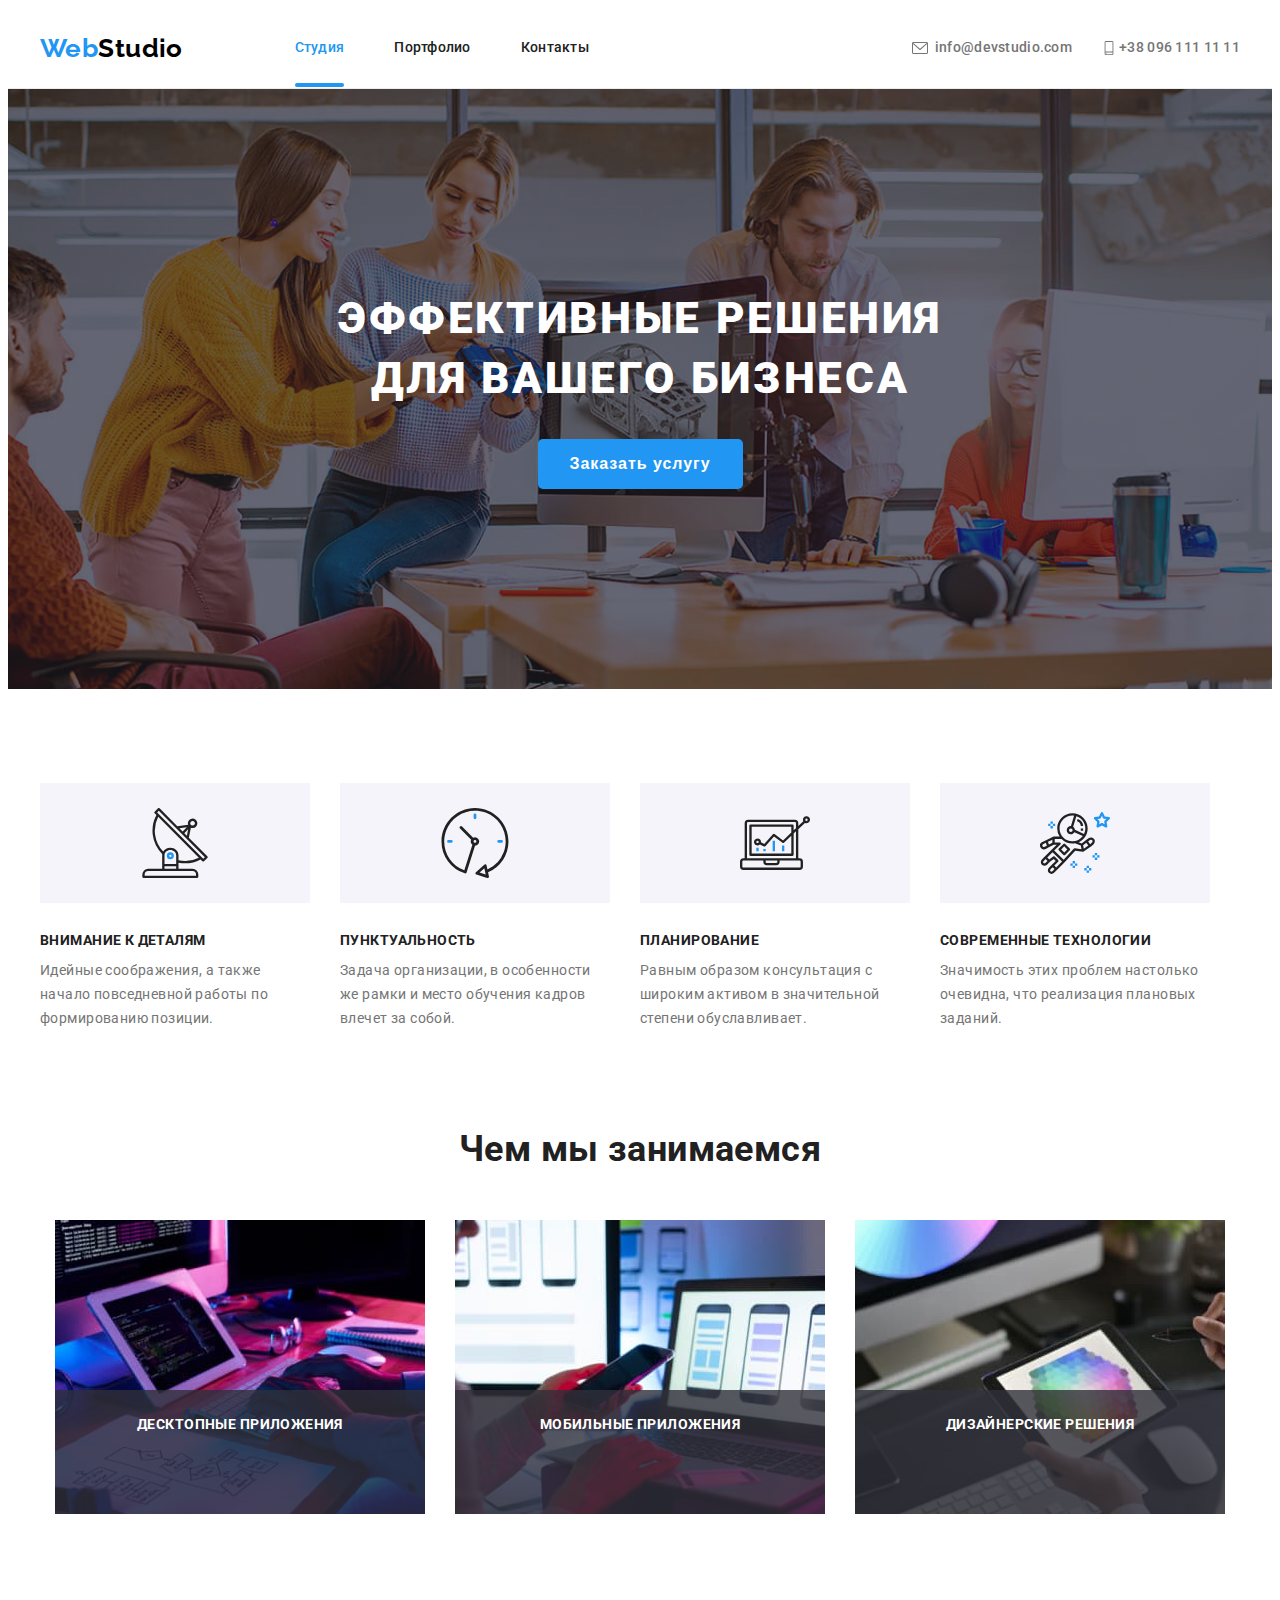
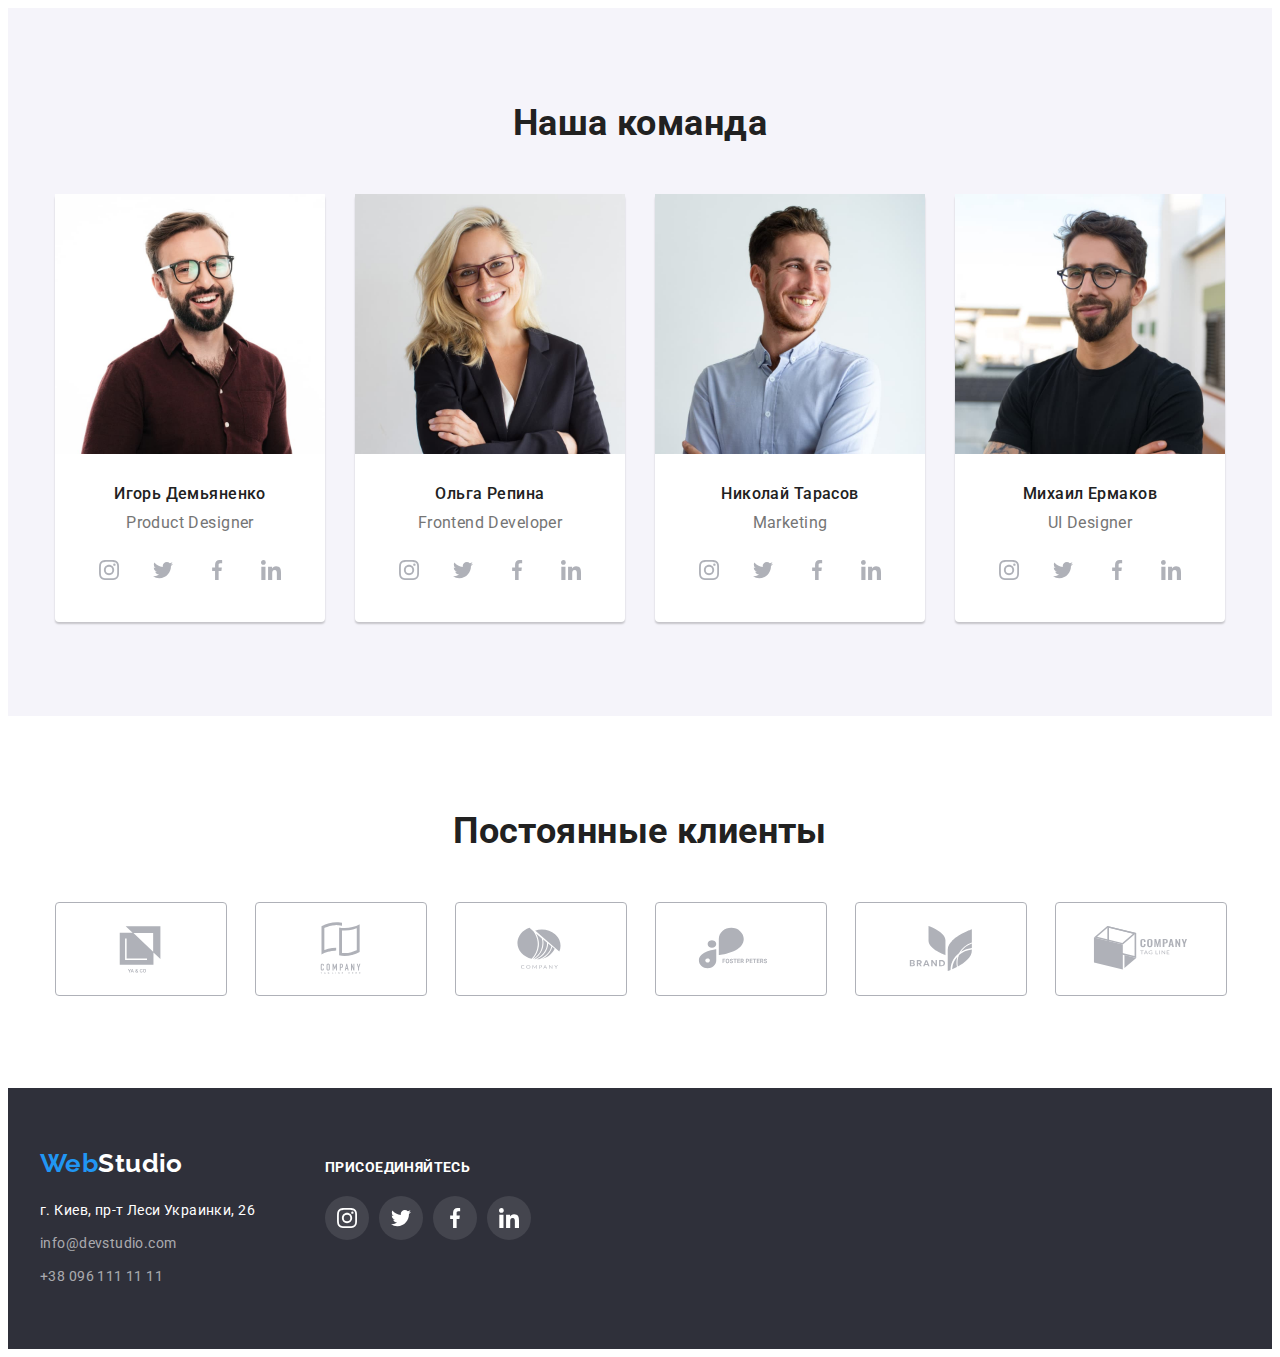
<file: index.html>
<!DOCTYPE html>
<html lang="ru">
    <head>
        <title>Главная</title>
        <meta charset="UTF-8">
        <meta http-equiv="X-UA-Compatible" content="IE=edge">
        <meta name="viewport" content="width=device-width, initial-scale=1.0">

        <link rel="stylesheet" href="https://cdnjs.cloudflare.com/ajax/libs/modern-normalize/1.1.0/modern-normalize.min.css" integrity="sha512-wpPYUAdjBVSE4KJnH1VR1HeZfpl1ub8YT/NKx4PuQ5NmX2tKuGu6U/JRp5y+Y8XG2tV+wKQpNHVUX03MfMFn9Q==" crossorigin="anonymous" referrerpolicy="no-referrer" />
        <link rel="preconnect" href="https://fonts.googleapis.com">
        <link rel="preconnect" href="https://fonts.gstatic.com" crossorigin>
        <link href="https://fonts.googleapis.com/css2?family=Raleway:wght@700&family=Roboto:wght@400;500;700;900&display=swap" rel="stylesheet">
        <link rel="stylesheet" href="./css/styles.css">
    </head>
    <body>
        <header class="head">
            <div class="container section" >            
                <nav><a href="./index.html" target="_blank" title="Студия WebStudio" class="head-title"><span class="part-title">Web</span>Studio</a></nav>
                <ul class="head-links-list navigation">
                    <li class="head-links current"><a href="./index.html" class="head-link"> Студия </a></li>
                    <li class="head-links"><a href="./portfolio.html" class="head-link"> Портфолио </a></li>
                    <li class="head-links"><a href="/contacts" class="head-link"> Контакты </a></li>
                </ul>
                <ul class="head-links-list outside">
                    <li class="head-links">                                                  
                        <a href="mailto:info@devstudio.com" class="contact-link"> 
                            <svg class="element email" width="16" height="16"> 
                                <use href="./img/icons.svg#email"></use>
                            </svg>
                            &nbsp;&nbsp;info@devstudio.com 
                        </a>
                    </li>
                    <li class="head-links">                        
                        <a href="tel:+380961111111" class="contact-link"> 
                            <svg class="element smartphone " width="14" height="20"> 
                                <use href="./img/icons.svg#smartphone"></use>
                            </svg>
                            &nbsp;+38 096 111 11 11 
                        </a>
                    </li>
                </ul>
            </div>
        </header>
        <main>
            <section class="hero section">
                <div class="container">
                    <h1 class="hero-title title"> Эффективные решения для вашего бизнеса </h1>
                    <button type="button" class="hero-button" data-modal-open> Заказать услугу </button>
                </div>                
            </section>
            <section class="strengths section">
                <div class="container">
                    <h2 class="visually-hidden title"> Наши преимущества</h2>
                <ul class="strengths-list">
                    <li class="strengths-element">
                        <div class="graphic">
                            <svg class="figure" width="70" height="70">
                                <use href="./img/icons.svg#antenna"></use>
                            </svg>
                        </div>
                        <div class="information">
                            <h3 class="strengths-title title">Внимание к деталям</h3>
                            <p class="strengths-text">Идейные соображения, а также начало повседневной работы по формированию позиции.</p>
                        </div>                        
                    </li>
                    <li class="strengths-element">
                        <div class="graphic">
                            <svg class="figure" width="70" height="70">
                                <use href="./img/icons.svg#clock"></use>
                            </svg>
                        </div>
                        <div class="information">
                            <h3 class="strengths-title title">Пунктуальность</h3>
                            <p class="strengths-text">Задача организации, в особенности же рамки и место обучения кадров влечет за собой.</p>
                        </div>
                    </li>
                    <li class="strengths-element">
                        <div class="graphic">
                            <svg class="figure" width="70" height="70">
                                <use href="./img/icons.svg#diagram"></use>
                            </svg>
                        </div>
                        <div class="information">
                            <h3 class="strengths-title title">Планирование</h3>
                            <p class="strengths-text">Равным образом консультация с широким активом в значительной степени обуславливает.</p>                            
                        </div>                        
                    </li>
                    <li class="strengths-element">
                        <div class="graphic">
                            <svg class="figure" width="70" height="70">
                                <use href="./img/icons.svg#astronaut"></use>
                            </svg>
                        </div>
                        <div class="information">
                            <h3 class="strengths-title title">Современные технологии</h3>
                            <p class="strengths-text">Значимость этих проблем настолько очевидна, что реализация плановых заданий.</p>
                                                    
                        </div>
                    </li>
                </ul>
                </div>               
            </section>
            <section class="speciality section">
                <div class="container">
                    <h2 class="speciality-title title">Чем мы занимаемся</h2>
                <ul class="speciality-list">
                    <li class="speciality-element"> 
                        <img class="speciality-picture" src="./img/box1.jpg" alt="box1" width="370" height="294"> 
                        <p class="speciality-description">Десктопные приложения</p>
                    </li>
                    <li class="speciality-element"> 
                        <img class="speciality-picture" src="./img/box2.jpg" alt="box2" width="370" height="294"> 
                        <p class="speciality-description">Мобильные приложения</p>
                        
                    </li>
                    <li class="speciality-element"> 
                        <img class="speciality-picture" src="./img/box3.jpg" alt="box3" width="370" height="294"> 
                        <p class="speciality-description">Дизайнерские решения</p>
                        
                    </li>
                </ul>
                </div>                
            </section>
            <section class="we section">
                <div class="container">
                    <h2 class="we-title title">Наша команда</h2>
                    <ul class="we-list">
                        <li class="we-element">
                            <img src="./img/ID.jpg" alt="Igor" width="270" height="260">
                            <h3 class="we-name title">Игорь Демьяненко</h3>
                            <p lang="en" class="we-job">Product Designer</p>
                            <ul class="social-media">
                                <li class="social-media-list">
                                    <a href="" class="social-media-link">
                                        <svg class="social-media-icon" width="20" height="20">
                                            <use href="./img/icons.svg#instagram"></use>
                                        </svg>
                                    </a>
                                </li>
                                <li class="social-media-list">
                                    <a href="" class="social-media-link">
                                        <svg class="social-media-icon" width="20" height="20">
                                            <use href="./img/icons.svg#twitter"></use>
                                        </svg>
                                    </a>
                                </li>
                                <li class="social-media-list">
                                    <a href="" class="social-media-link">
                                        <svg class="social-media-icon" width="20" height="20">
                                            <use href="./img/icons.svg#facebook"></use>
                                        </svg>
                                    </a>
                                </li>
                                <li class="social-media-list">
                                    <a href="" class="social-media-link">
                                        <svg class="social-media-icon" width="20" height="20">
                                            <use href="./img/icons.svg#linkedin"></use>
                                        </svg>
                                    </a>
                                </li>
                            </ul>
                        </li>
                        <li class="we-element">
                            <img src="./img/OR.jpg" alt="Olga" width="270" height="260">
                            <h3 class="we-name title">Ольга Репина</h3>
                            <p lang="en" class="we-job">Frontend Developer</p>
                            <ul class="social-media">
                                <li class="social-media-list">
                                    <a href="" class="social-media-link">
                                        <svg class="social-media-icon" width="20" height="20">
                                            <use href="./img/icons.svg#instagram"></use>
                                        </svg>
                                    </a>
                                </li>
                                <li class="social-media-list">
                                    <a href="" class="social-media-link">
                                        <svg class="social-media-icon" width="20" height="20">
                                            <use href="./img/icons.svg#twitter"></use>
                                        </svg>
                                    </a>
                                </li>
                                <li class="social-media-list">
                                    <a href="" class="social-media-link">
                                        <svg class="social-media-icon" width="20" height="20">
                                            <use href="./img/icons.svg#facebook"></use>
                                        </svg>
                                    </a>
                                </li>
                                <li class="social-media-list">
                                    <a href="" class="social-media-link">
                                        <svg class="social-media-icon" width="20" height="20">
                                            <use href="./img/icons.svg#linkedin"></use>
                                        </svg>
                                    </a>
                                </li>
                            </ul>
                        </li>
                        <li class="we-element">
                            <img src="./img/NT.jpg" alt="Nikolay" width="270" height="269">
                            <h3 class="we-name title">Николай Тарасов</h3>
                            <p lang="en" class="we-job">Marketing</p>
                            <ul class="social-media">
                                <li class="social-media-list">
                                    <a href="" class="social-media-link">
                                        <svg class="social-media-icon" width="20" height="20">
                                            <use href="./img/icons.svg#instagram"></use>
                                        </svg>
                                    </a>
                                </li>
                                <li class="social-media-list">
                                    <a href="" class="social-media-link">
                                        <svg class="social-media-icon" width="20" height="20">
                                            <use href="./img/icons.svg#twitter"></use>
                                        </svg>
                                    </a>
                                </li>
                                <li class="social-media-list">
                                    <a href="" class="social-media-link">
                                        <svg class="social-media-icon" width="20" height="20">
                                            <use href="./img/icons.svg#facebook"></use>
                                        </svg>
                                    </a>
                                </li>
                                <li class="social-media-list">
                                    <a href="" class="social-media-link">
                                        <svg class="social-media-icon" width="20" height="20">
                                            <use href="./img/icons.svg#linkedin"></use>
                                        </svg>
                                    </a>
                                </li>
                            </ul>
                        </li>
                        <li class="we-element">
                            <img src="./img/ME.jpg" alt="Kikhail" width="270" height="260">
                            <h3 class="we-name title">Михаил Ермаков</h3>
                            <p lang="en" class="we-job">UI Designer</p>
                            <ul class="social-media">
                                <li class="social-media-list">
                                    <a href="" class="social-media-link">
                                        <svg class="social-media-icon" width="20" height="20">
                                            <use href="./img/icons.svg#instagram"></use>
                                        </svg>
                                    </a>
                                </li>
                                <li class="social-media-list">
                                    <a href="" class="social-media-link">
                                        <svg class="social-media-icon" width="20" height="20">
                                            <use href="./img/icons.svg#twitter"></use>
                                        </svg>
                                    </a>
                                </li>
                                <li class="social-media-list">
                                    <a href="" class="social-media-link">
                                        <svg class="social-media-icon" width="20" height="20">
                                            <use href="./img/icons.svg#facebook"></use>
                                        </svg>
                                    </a>
                                </li>
                                <li class="social-media-list">
                                    <a href="" class="social-media-link">
                                        <svg class="social-media-icon" width="20" height="20">
                                            <use href="./img/icons.svg#linkedin"></use>
                                        </svg>
                                    </a>
                                </li>
                            </ul>
                        </li>
                    </ul>
                </div>                
            </section>
            <section class="clients section">
                <div class="container">
                    <h2 class="clients-title title">Постоянные клиенты</h2>
                    <ul class="clients-list">
                        <li class="clients-list-element">
                            <a href="" class="clients-list-link">
                                <svg class="clients-list-icon" width="106" height="60">
                                    <use href="./img/icons2.svg#logo"></use>
                                </svg>
                            </a>
                        </li>
                        <li class="clients-list-element">
                            <a href="" class="clients-list-link">
                                <svg class="clients-list-icon" width="106" height="60">
                                    <use href="./img/icons2.svg#logo1"></use>
                                </svg>
                            </a>
                        </li>
                        <li class="clients-list-element">
                            <a href="" class="clients-list-link">
                                <svg class="clients-list-icon" width="106" height="60">
                                    <use href="./img/icons2.svg#logo2"></use>
                                </svg>
                            </a>
                        </li>
                        <li class="clients-list-element">
                            <a href="" class="clients-list-link">
                                <svg class="clients-list-icon" width="106" height="60">
                                    <use href="./img/icons2.svg#logo3"></use>
                                </svg>
                            </a>
                        </li>
                        <li class="clients-list-element">
                            <a href="" class="clients-list-link">
                                <svg class="clients-list-icon" width="106" height="60">
                                    <use href="./img/icons2.svg#logo4"></use>
                                </svg>
                            </a>
                        </li>
                        <li class="clients-list-element">
                            <a href="" class="clients-list-link">
                                <svg class="clients-list-icon" width="106" height="60">
                                    <use href="./img/icons2.svg#logo5"></use>
                                </svg>
                            </a>
                        </li>
                    </ul>
                </div>
            </section>
        </main>
        <footer class="bottom">   
            <div class="container">
                <div class="address-bottom">
                    <a href="" target="_blank" title="Студия WebStudio" class="bottom-title"><span class="part-title">Web</span>Studio</a>
                    <address>
                        <ul class="bottom-list">
                            <li class="bottom-element"><p>г. Киев, пр-т Леси Украинки, 26</p></li>
                            <li class="bottom-element"><a href="mailto:info@devstudio.com" class="bottom-contact"> info@devstudio.com </a> <br></li>
                            <li class="bottom-element"><a href="tel:+380961111111" class="bottom-contact"> +38 096 111 11 11 </a></li>
                        </ul>
                    </address>
                </div>                
                <div class="social">
                    <p class="social-title">Присоединяйтесь</p>
                    <ul class="social-list">
                        <li class="social-element">
                            <a href="" class="social-link">
                                <svg class="social-item" width="20" height="20">
                                    <use href="./img/icons.svg#instagram"></use>
                                </svg>
                            </a>
                        </li>
                        <li class="social-element">
                            <a href="" class="social-link">
                                <svg class="social-item" width="20" height="20">
                                    <use href="./img/icons.svg#twitter"></use>
                                </svg>
                            </a>
                        </li>
                        <li class="social-element">
                            <a href="" class="social-link">
                                <svg class="social-item" width="20" height="20">
                                    <use href="./img/icons.svg#facebook"></use>
                                </svg>
                            </a>
                        </li>
                        <li class="social-element">
                            <a href="" class="social-link">
                                <svg class="social-item" width="20" height="20">
                                    <use href="./img/icons.svg#linkedin"></use>
                                </svg>
                            </a>
                        </li>
                    </ul>
                </div>
            </div>                   
        </footer>

        <div class="backdrop is-hidden" data-modal>
            <div class="modal">
                <button type="button" class="close-button"data-modal-close>
                    <svg class="close-icon" width="18" height="18">
                        <use href="./img/icons.svg#close-icon"></use>
                    </svg>
                </button>
            </div>
        </div>

        <script src="./js/modal.js"></script>
    </body>
</html>
</file>
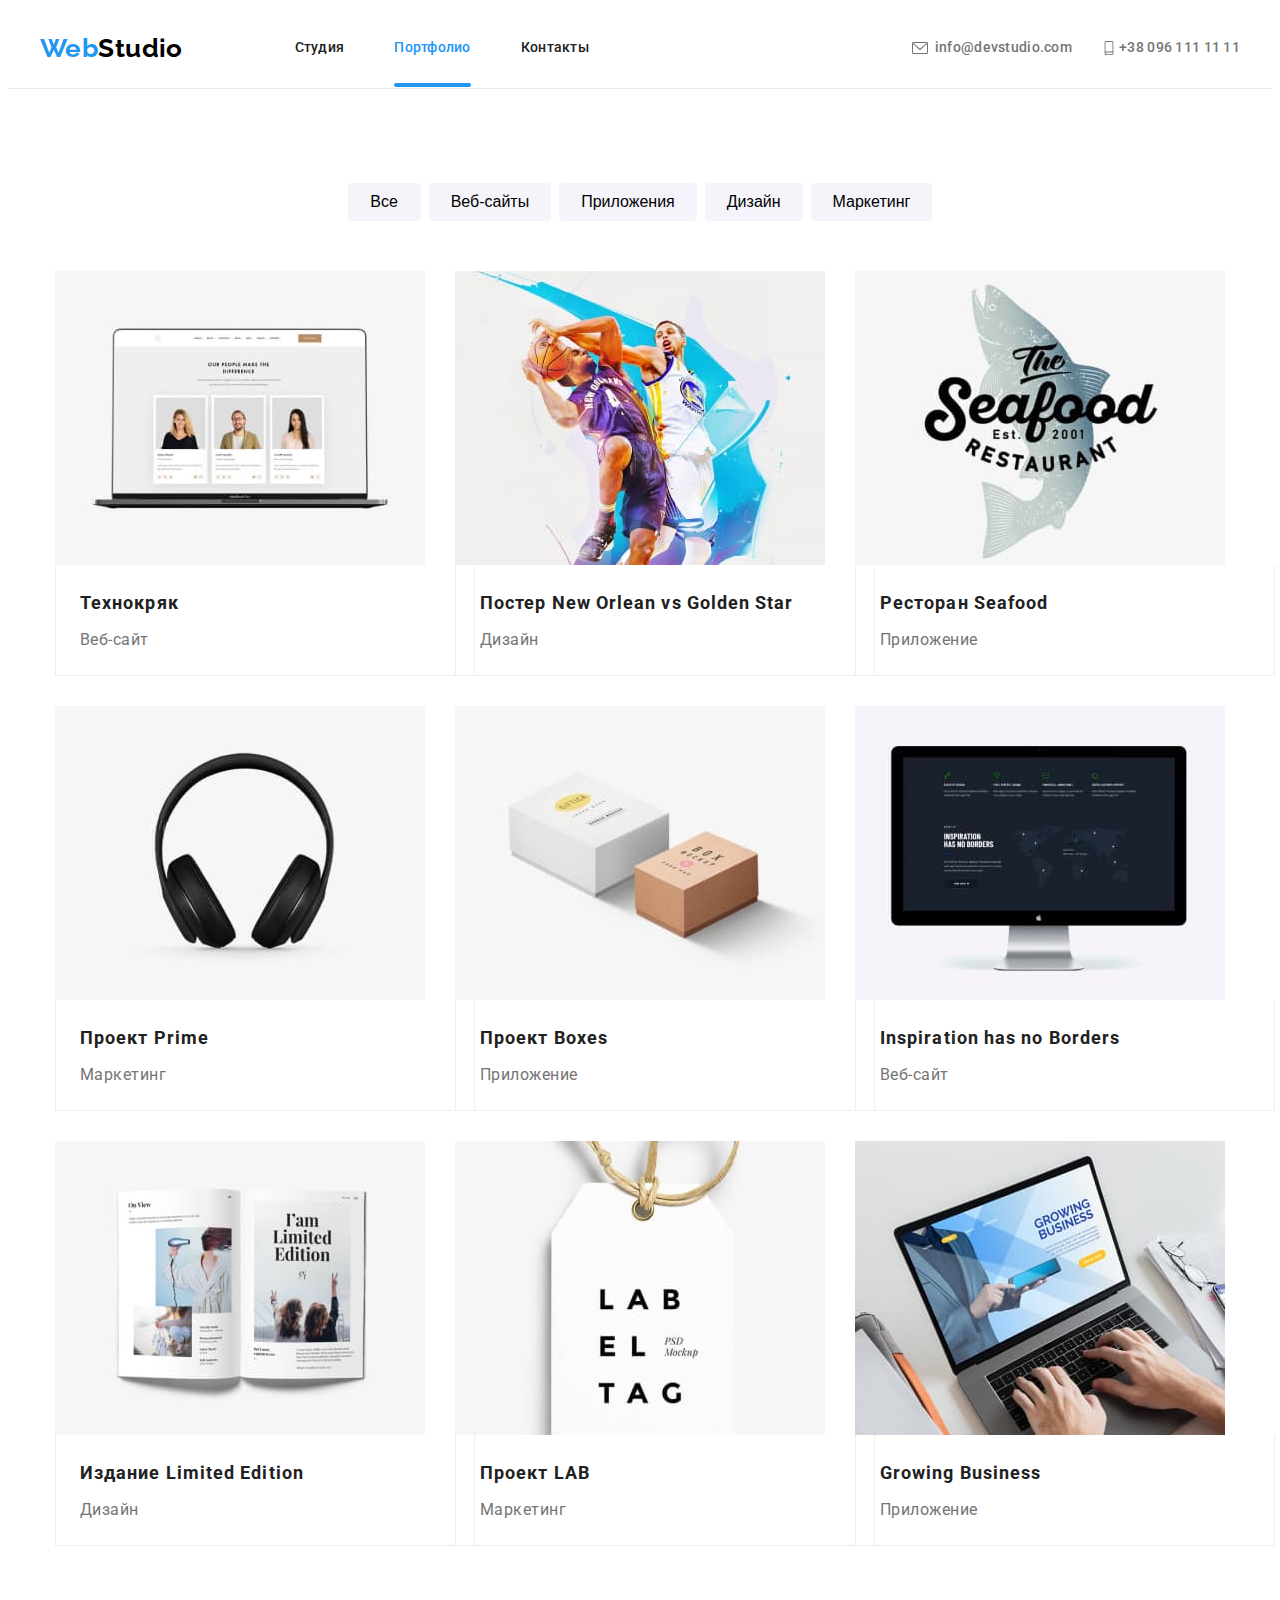
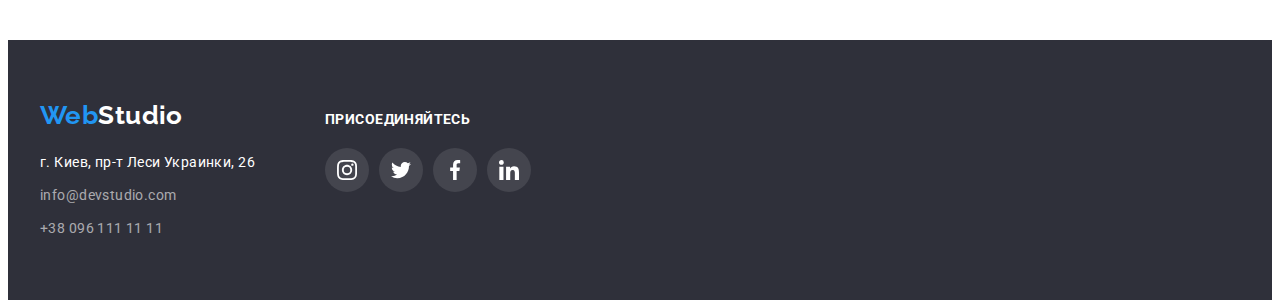
<file: portfolio.html>
<!DOCTYPE html>
<html lang="ru">
    <head>
        <title> Портфолио</title>
        <meta charset="UTF-8">
        <meta http-equiv="X-UA-Compatible" content="IE=edge">
        <meta name="viewport" content="width=device-width, initial-scale=1.0">

        <link rel="stylesheet" href="https://cdnjs.cloudflare.com/ajax/libs/modern-normalize/1.1.0/modern-normalize.min.css" integrity="sha512-wpPYUAdjBVSE4KJnH1VR1HeZfpl1ub8YT/NKx4PuQ5NmX2tKuGu6U/JRp5y+Y8XG2tV+wKQpNHVUX03MfMFn9Q==" crossorigin="anonymous" referrerpolicy="no-referrer" />

        <link rel="preconnect" href="https://fonts.googleapis.com">
        <link rel="preconnect" href="https://fonts.gstatic.com" crossorigin>
        <link href="https://fonts.googleapis.com/css2?family=Raleway:wght@700&family=Roboto:wght@400;500;700;900&display=swap" rel="stylesheet">

        <link rel="stylesheet" href="./css/styles.css">
    </head>
    <body>
        <header class="head">
            <div class="container section" >            
                <nav><a href="./index.html" target="_blank" title="Студия WebStudio" class="head-title"><span class="part-title">Web</span>Studio</a></nav>
                <ul class="head-links-list navigation">
                    <li class="head-links"><a href="./index.html" class="head-link"> Студия </a></li>
                    <li class="head-links current"><a href="./portfolio.html" class="head-link"> Портфолио </a></li>
                    <li class="head-links"><a href="/contacts" class="head-link"> Контакты </a></li>
                </ul>
                <ul class="head-links-list outside">
                    <li class="head-links">                                                  
                        <a href="mailto:info@devstudio.com" class="contact-link"> 
                            <svg class="element email" width="16" height="16"> 
                                <use href="./img/icons.svg#email"></use>
                            </svg>
                            &nbsp;&nbsp;info@devstudio.com 
                        </a>
                    </li>
                    <li class="head-links">                        
                        <a href="tel:+380961111111" class="contact-link"> 
                            <svg class="element smartphone " width="14" height="20"> 
                                <use href="./img/icons.svg#smartphone"></use>
                            </svg>
                            &nbsp;+38 096 111 11 11 
                        </a>
                    </li>
                </ul>
            </div>
        </header>
        <main>
            <section class="menu section">
                <div class="container">
                    <h1 class="visually-hidden title"> Фильтр </h1>
                    <ul class="menu-list">
                        <li class="menu-element"> 
                            <button type="button" class="menu-button"> Все </button>
                        </li>
                        <li class="menu-element"> 
                            <button type="button" class="menu-button"> Веб-сайты </button>
                        </li>
                        <li class="menu-element"> 
                            <button type="button" class="menu-button"> Приложения </button>
                        </li>
                        <li class="menu-element"> 
                            <button type="button" class="menu-button"> Дизайн </button>
                        </li>
                        <li class="menu-element"> 
                            <button type="button" class="menu-button"> Маркетинг </button>
                        </li>
                    </ul>
                    <ul class="works-list">
                        <li class="works-element">
                            <a href="#" class="works-element-link">
                                <div class="works-element-picture">
                                    <img src="./img/portfolio1.jpg" alt="Технокряк" width="370" height="294">
                                    <div class="works-overlay">
                                        Ресурс предлагает комплексные предложения с разным уровнем функционала и сервисов. Все это позволит посетителю получить исчерпывающие сведения о компании или частном лице
                                    </div>
                                </div>
                                <div class="works-element-box">
                                    <h2 class="works-title title"> Технокряк</h2>
                                    <p class="works-text">Веб-сайт</p>
                                </div>                          
                            </a>                                                        
                        </li>
                        <li class="works-element">
                            <a href="#" class="works-element-link">
                                <div class="works-element-picture">
                                <img src="./img/portfolio2.jpg" alt="Poster" width="370" height="294">
                                <div class="works-overlay">
                                    Ресурс предлагает комплексные предложения с разным уровнем функционала и сервисов. Все это позволит посетителю получить исчерпывающие сведения о компании или частном лице
                                </div>
                                </div>
                                <div class="works-element-box">
                                    <h2 class="works-title title"> Постер New Orlean vs Golden Star</h2>
                                    <p class="works-text"> Дизайн</p>
                                </div>
                            </a>         
                        </li>
                        <li class="works-element">
                            <a href="#" class="works-element-link">
                                <div class="works-element-picture">
                                    <img src="./img/portfolio3.jpg" alt="Ресторан" width="370" height="294">
                                <div class="works-overlay">
                                    Ресурс предлагает комплексные предложения с разным уровнем функционала и сервисов. Все это позволит посетителю получить исчерпывающие сведения о компании или частном лице
                                </div>
                                </div>                                
                                <div class="works-element-box">
                                    <h2 class="works-title title"> Ресторан Seafood</h2>
                                    <p class="works-text"> Приложение</p>
                                </div>
                            </a>
                        </li>
                        <li class="works-element">
                            <a href="#" class="works-element-link">
                                <div class="works-element-picture">
                                    <img src="./img/portfolio4.jpg" alt="Prime" width="370" height="294">
                                    <div class="works-overlay">
                                        Ресурс предлагает комплексные предложения с разным уровнем функционала и сервисов. Все это позволит посетителю получить исчерпывающие сведения о компании или частном лице
                                    </div>
                                </div>                                
                                <div class="works-element-box">
                                    <h2 class="works-title title"> Проект Prime</h2>
                                    <p class="works-text"> Маркетинг</p>
                                </div>
                            </a>
                        </li>
                        <li class="works-element">
                            <a href="#" class="works-element-link">
                                <div class="works-element-picture">
                                    <img src="./img/portfolio5.jpg" alt="Boxes" width="370" height="294">
                                    <div class="works-overlay">
                                        Ресурс предлагает комплексные предложения с разным уровнем функционала и сервисов. Все это позволит посетителю получить исчерпывающие сведения о компании или частном лице
                                    </div>
                                </div>                                
                                <div class="works-element-box">
                                    <h2 class="works-title title"> Проект Boxes</h2>
                                    <p class="works-text"> Приложение</p>
                                </div>
                            </a>
                        </li>
                        <li class="works-element">
                            <a href="#" class="works-element-link">
                                <div class="works-element-picture">
                                    <img src="./img/portfolio6.jpg" alt="Inspiration" width="370" height="294">
                                <div class="works-overlay">
                                    Ресурс предлагает комплексные предложения с разным уровнем функционала и сервисов. Все это позволит посетителю получить исчерпывающие сведения о компании или частном лице
                                </div>
                                </div>                                
                                <div class="works-element-box">
                                    <h2 class="works-title title"> Inspiration has no Borders</h2>
                                    <p class="works-text">Веб-сайт</p>
                                </div>
                            </a>
                        </li>
                        <li class="works-element">
                            <a href="#" class="works-element-link">
                                <div class="works-element-picture">
                                    <img src="./img/portfolio7.jpg" alt="Limited Edition" width="370" height="294">
                                    <div class="works-overlay">
                                        Ресурс предлагает комплексные предложения с разным уровнем функционала и сервисов. Все это позволит посетителю получить исчерпывающие сведения о компании или частном лице
                                    </div>
                                </div>                                
                                <div class="works-element-box">
                                    <h2 class="works-title title">Издание Limited Edition</h2>
                                    <p class="works-text">Дизайн</p>
                                </div>
                            </a>
                        </li>
                        <li class="works-element">
                            <a href="#" class="works-element-link">
                                <div class="works-element-picture">
                                    <img src="./img/portfolio8.jpg" alt="LAB" width="370" height="294">
                                    <div class="works-overlay">
                                        Ресурс предлагает комплексные предложения с разным уровнем функционала и сервисов. Все это позволит посетителю получить исчерпывающие сведения о компании или частном лице
                                    </div>
                                </div>                                
                                <div class="works-element-box">
                                    <h2 class="works-title title"> Проект LAB</h2>
                                    <p class="works-text"> Маркетинг</p>
                                </div>
                            </a>
                        </li>
                        <li class="works-element">
                            <a href="#" class="works-element-link">
                                <div class="works-element-picture">
                                    <img src="./img/portfolio9.jpg" alt="Growing Business" width="370" height="294">
                                    <div class="works-overlay">
                                        Ресурс предлагает комплексные предложения с разным уровнем функционала и сервисов. Все это позволит посетителю получить исчерпывающие сведения о компании или частном лице
                                    </div>
                                </div>                                
                                <div class="works-element-box">
                                    <h2 class="works-title title"> Growing Business</h2>
                                    <p class="works-text"> Приложение</p>
                                </div>
                            </a>
                        </li>
                    </ul>                
                </div>
                
            </section>  
        </main>
        <footer class="bottom">   
            <div class="container">
                <div class="address-bottom">
                    <a href="" target="_blank" title="Студия WebStudio" class="bottom-title"><span class="part-title">Web</span>Studio</a>
                    <address>
                        <ul class="bottom-list">
                            <li class="bottom-element"><p>г. Киев, пр-т Леси Украинки, 26</p></li>
                            <li class="bottom-element"><a href="mailto:info@devstudio.com" class="bottom-contact"> info@devstudio.com </a> <br></li>
                            <li class="bottom-element"><a href="tel:+380961111111" class="bottom-contact"> +38 096 111 11 11 </a></li>
                        </ul>
                    </address>
                </div>                
                <div class="social">
                    <p class="social-title">Присоединяйтесь</p>
                    <ul class="social-list">
                        <li class="social-element">
                            <a href="" class="social-link">
                                <svg class="social-item" width="20" height="20">
                                    <use href="./img/icons.svg#instagram"></use>
                                </svg>
                            </a>
                        </li>
                        <li class="social-element">
                            <a href="" class="social-link">
                                <svg class="social-item" width="20" height="20">
                                    <use href="./img/icons.svg#twitter"></use>
                                </svg>
                            </a>
                        </li>
                        <li class="social-element">
                            <a href="" class="social-link">
                                <svg class="social-item" width="20" height="20">
                                    <use href="./img/icons.svg#facebook"></use>
                                </svg>
                            </a>
                        </li>
                        <li class="social-element">
                            <a href="" class="social-link">
                                <svg class="social-item" width="20" height="20">
                                    <use href="./img/icons.svg#linkedin"></use>
                                </svg>
                            </a>
                        </li>
                    </ul>
                </div>
            </div>                   
        </footer>
    </body>
</html>
</file>
<file: css/styles.css>
/* 
main background-color: #FFFFFF;
second background-color: #F5F4FA;
footer background-color: #2F303A
letters in head #000000
blue letters #2196F3
grey letters #757575
dark letters in al h's  #212121
*/

:root {
    --main-background: #FFFFFF;
    --secondary-background: #F5F4FA;
    --accent-background: #2F303A;
    --title-color: #212121;
    --text-color: #757575;
    --accent-color: #2196F3;
    --main-letters: #000000;
    --mirror-letters: #ffffff;
    --icon-color: #AFB1B8;
}

/*=======Universal=======*/

body {
    font-family: Roboto, sans-serif;
    font-size: 14px;
    letter-spacing: 0.03em;
    background-color: var(--main-background);
    color: var(--text-color);
}

section {
    padding: 94px 0;
}

.container {
    width: 1200px;
    padding: 0 15px;
    margin-right: auto;
    margin-left: auto;
}

h1,
h2,
h3,
h4 {
    margin: 0;
}

.title {
    color: var(--title-color); 
} 

p {
    margin: 0;
}

.visually-hidden {
    position: absolute;
    width: 1px;
    height: 1px;
    margin: -1px;
    border: 0;
    padding: 0;
    white-space: nowrap;
    clip-path: inset(100%);
    clip: rect(0 0 0 0);
    overflow: hidden;
}

a {
    text-decoration: none;
}

.current a {
    color: var(--accent-color);
}

.current a::after{
    content: '';
    display: inline-block;
    width: 100%;
    height: 4px;
    background-color: var(--accent-color);
    border-radius: 2px;

    position: absolute;
    bottom: -32px;
    left: 0;
}

ul {
    list-style-type: none;
    padding: 0;
    margin: 0;
}

button{
    cursor: pointer;
    border: transparent;
}

img {
    display: block;
    max-width: 100%;
    height: auto;
}

/*=======Header=======*/

header {
    border-bottom: solid #ECECEC;
    border-width: 1px;
}

.head .section {
    height: 80px;
    display: flex;
    justify-content: space-between;
    align-items: center;
}

.head-title {
    margin-top: 24px;
    margin-bottom: 25px;
    margin-right: 93px;
    width: 145px;

    font-family: Raleway, sans-serif;
    font-weight: 700;
    font-size: 26px;
    line-height: 1.19;
    color: var(--main-letters) 
}

.part-title {
    color: var(--accent-color);
}

.head-links-list {
    display: flex;
    justify-content: space-between;
    align-items: center;
}

.outside {
    justify-content: space-between;
    align-items: center;
}

.head-links {
    font-weight: 500;
    font-size: 14px;
    line-height: 1.14;
    letter-spacing: 0.02em;
}


.navigation {
    width: 294px;
    margin-right: 305px;
}

.navigation .head-links:not(:last-child) {
    margin-right: 50px;
}

.outside .head-links:not(:last-child) {
    margin-right: 30px;
}

.head-link {
    color: var(--title-color);
    position: relative;

    transition: color 250ms cubic-bezier(0.4, 0, 0.2, 1);
}

.head .contact-link {
   color: var(--text-color); 
   display: flex;
   align-items: center;
   justify-content: space-between;

   transition: color 250ms cubic-bezier(0.4, 0, 0.2, 1);
}

.contact-link .element{
    fill: currentColor;
}

.head-link:hover,
.head-link:focus,
.contact-link:hover,
.contact-link:focus{
    color: var(--accent-color);
}

/*=======Footer=======*/
footer {
    padding: 60px 15px;
    background-color: var(--accent-background);  

    font-family: Raleway, sans-serif;
    font-weight: 700;
    font-size: 26px;
    line-height: 1.19;
    color: var(--mirror-letters);
}

.bottom .container {
    display: flex;
    align-items: baseline;
}

.address-bottom {
    margin-right: 70px;
}

.bottom-title {
    margin-bottom: 20px;

    color: var(--mirror-letters);
}

.bottom-list {
    padding: 0;
    margin: 0;

   min-height: 81px;
}

footer address {
    font-family: Roboto;
    font-style: normal;
    font-weight: 400;
    font-size: 14px;
    line-height: 1.71;
    
    margin-top: 20px;
}
.bottom-element p {
    color: var(--mirror-letters);
}

.bottom-element:not(:last-child) {
    margin-bottom: 9px;
}

.bottom-contact {
    font-size: 14px;
    line-height: 1.71;
    color: rgba(255, 255, 255, 0.6);

    transition: color 250ms cubic-bezier(0.4, 0, 0.2, 1);
}

.bottom-contact:hover,
.bottom-contact:focus {
    color: var(--accent-color);
}

.social {
    width: 206px;
}

.social-title {
    font-family: 'Roboto';
    font-weight: 700;
    font-size: 14px;
    line-height: 1.14;
    text-transform: uppercase;

    margin-bottom: 20px;
}
.social-element {
    display: block;
}

.social-list {
    display: flex;
    align-items: center;
    justify-content: space-between;
}

.social-link {
    display: flex;
    align-items: center;
    justify-content: center;
    width: 44px;
    height: 44px;
    border-radius: 50%;
    background-color: rgba(255, 255, 255, 0.1);

    transition: background-color 250ms cubic-bezier(0.4, 0, 0.2, 1);
}

.social-link:hover,
.social-link:focus  {
    background-color: var(--accent-color);
}

.social-item {
    fill: var(--mirror-letters);
}

/*=======Hero=======*/
.hero {
    max-width: 1600px;
    margin: 0 auto;
    padding: 200px 0;

    text-align: center;
    background-image: linear-gradient(rgba(47, 48, 58, 0.4), rgba(47, 48, 58, 0.4)),
    url("../img/background.png");
    background-repeat: no-repeat;
    background-position: 50% 50%;
    background-color: var(--accent-background);
    color: var(--mirror-letters);  
}

.hero .container {
    box-sizing: border-box;
}

.hero-title {
    width: 696px;
    min-height: 120px;
    margin-bottom: 30px;
    margin-top: 0;
    margin-right: 237px;
    margin-left: 237px;

    font-weight: 900;
    font-size: 44px;
    line-height: 1.36;
    letter-spacing: 0.06em;
    text-transform: uppercase;
    color: var(--mirror-letters);
}

.hero-button {
    min-width: 200px;
    height: 50px;
    padding: 10px 32px;
    
    background-color: var(--accent-color);
    border: transparent;
    color: var(--mirror-letters);
    font-weight: 700;
    font-size: 16px;
    line-height: 1.87;
    letter-spacing: 0.06em;
    border-radius: 5px;
}
/*=======Modal=======*/

.backdrop {
    position: fixed;
    top: 0;
    left: 0;

    background-color: rgba(0, 0, 0, 0.2);
    width: 100vw;
    height: 100vh;    

    transition: opacity 250ms cubic-bezier(0.4, 0, 0.2, 1), 
    visibility 250ms cubic-bezier(0.4, 0, 0.2, 1);
}

.backdrop.is-hidden {
    visibility: hidden;
    opacity: 0;
    pointer-events: none;
}

.modal{
    position: absolute;
    top: 50%;
    left: 50%;
    transform: translate(-50%, -50%);

    width: 528px;
    height: 581px;

    background-color: var(--main-background);
    border-radius: 4px;
    box-shadow: 0px 1px 3px rgba(0, 0, 0, 0.12), 
    0px 1px 1px rgba(0, 0, 0, 0.14), 
    0px 2px 1px rgba(0, 0, 0, 0.2);
}

.close-button {
    position: absolute;
    top: 8px;
    right: 8px;

    width: 30px;
    height: 30px;

    padding: 0;
    border-radius: 50%;

    background-color: transparent;
    border: 1px solid rgba(0, 0, 0, 0.1);

    display: flex;
    align-items: center;
    justify-content: center;
}

/*=======Srengths=======*/

.strengths-list {
    display: flex;
    padding-left: 0;
}

.strengths-element {
    width: 270px;
}

.strengths-element:not(:last-child) {
    margin-right: 30px;
}
.strengths-title {
    font-weight: 700;
    font-size: 14px;
    line-height: 1.14;
    margin-bottom: 10px;
    text-transform: uppercase;
}

.strengths-text {
    font-size: 14px;
    line-height: 1.71;
    min-height: 75px;
    margin: 0;
}

.graphic {
    display: flex;
    align-items: center;
    justify-content: center;
    width: 270px;
    height: 120px;
    margin-bottom: 30px;
    background-color: var(--secondary-background);
}

/*=======Специализация=======*/

.speciality {
    padding-top: 0;
}

.speciality .container {
    box-sizing: border-box;
}

.speciality-title {
    margin-bottom: 50px;
    text-align: center;
    font-weight: 700;
    font-size: 36px;
    line-height: 1.17;
}
.speciality-list {
    display: flex;
    justify-content: space-between;
}

.speciality-element {
    position: relative;
}

.speciality-element > .speciality-description {
    font-weight: 700;
    line-height: 1.14;
    text-align: center;
    letter-spacing: 0.03em;
    text-transform: uppercase;
    color: var(--mirror-letters);

    width: 370px;
    height: 70px;
    background-color: rgba(47, 48, 58, 0.8);

    padding-top: 27px;
    padding-bottom: 27px;

    position: absolute;
    bottom: 0;
    left: 0;
    margin: 0;
}

.speciality-element:not(:last-child) {
    margin-right: 30px;
}

/*=======Коллектив=======*/

.we {
    background-color: var(--secondary-background);
}

.we .container {
    box-sizing: border-box;
}

.we-list {
    display: flex;
    justify-content: space-between;
    align-items: center;
    padding-left: 0;
    margin: 0;
}

.we-element {
    border-radius: 4px;
    box-shadow: 0 2px 2px rgba(0, 0, 0, 0.2);

    width: 270px;
    min-height: 368px;
    margin-right: 30px;
    background-color: var(--main-background);
}

.we-element:nth-child(4n+4) {
    margin-right: 0;
}

.we-element img {
    margin-bottom: 30px;
}

.we-title {
    margin-bottom: 50px;
    text-align: center;
    font-weight: 700;
    font-size: 36px;
    line-height: 1.17;
}

.we-name {
    margin-bottom: 10px;

    text-align: center;

    font-weight: 500;
    font-size: 16px;
    line-height: 1.19;
}

.we-job {
    margin-top: 0;
    margin-bottom: 16px;

    text-align: center;

    font-size: 16px;
    line-height: 1.19;
}

.social-media {
    display: flex;
    align-items: center;
    justify-content: space-between;

    margin-right: 32px;
    margin-left: 32px;
    margin-bottom: 30px;
}

.social-media-link {
    width: 44px;
    height: 44px;
    border-radius: 50%;
    display: flex;
    align-items: center;
    justify-content: center;
    
    transition: background-color 250ms cubic-bezier(0.4, 0, 0.2, 1);
}

.social-media-icon {
    fill: var(--icon-color);

    transition: fill 250ms cubic-bezier(0.4, 0, 0.2, 1);
}

.social-media-link:hover,
.social-media-link:focus {
    background-color: var(--accent-color); 
       
}

.social-media-link:hover .social-media-icon,
.social-media-link:focus .social-media-icon {
    fill: #FFFFFF;  
}

/*======= Постоянные клиенты =======*/

.clients-title {
    font-weight: 700;
    font-size: 36px;
    line-height: 1.17;
    text-align: center;

    margin-bottom: 50px;
}

.clients-list {
    display: flex;
    justify-content: center;
}

.clients-list-element {
    width: 170px;
    height: 92px;
    margin-right: 30px; 
}

.clients-list-element:nth-child(6n+6) {
    margin-right: 0;
}

.clients-list-link {
    display: flex;
    align-items: center;
    justify-content: center;
    width: 170px;
    height: 92px;

    border: 1px solid rgba(175, 177, 184, 1);
    border-radius: 4px;

    transition: fill 250ms cubic-bezier(0.4, 0, 0.2, 1),
    border 250ms cubic-bezier(0.4, 0, 0.2, 1);
}

.clients-list-icon {
    fill: var(--icon-color);

    transition: fill 250ms cubic-bezier(0.4, 0, 0.2, 1);
}

.clients-list-link:hover,
.clients-list-link:focus {
    border: 1px solid rgba(33, 150, 243, 1);
    border-radius: 4px;
}

.clients-list-link:hover   .clients-list-icon,
.clients-list-link:focus   .clients-list-icon {
    fill: var(--accent-color);   
}

/*======= Портфолио =======*/

/*=======Menu=======*/

.menu .container {
    box-sizing: border-box;
}

.menu-list {
    display: flex;
    justify-content: center;
    align-items: center;

    padding: 0;

    margin-bottom: 50px;
    margin-top: 0;
}

.menu-element:not(:last-child) {
    margin-right: 8px;
}

.menu-button {
    min-width: 73px;
    min-height: 38px;

    padding: 6px 22px;

    background-color: var(--secondary-background);
    font-weight: 500;
    font-size: 16px;
    line-height: 1.62;

    border-radius: 4px;

    transition: background-color 250ms cubic-bezier(0.4, 0, 0.2, 1),
    color 250ms cubic-bezier(0.4, 0, 0.2, 1);
}

.menu-button:hover,
.menu-button:focus {
    background-color: var(--accent-color);
    color: var(--mirror-letters);
    box-shadow: 0 2px 2px rgba(0, 0, 0, 0.12),
    0 1px 2px rgba(0, 0, 0, 0.08);
}

/*=======Samples=======*/

.works-list {
    display: flex;
    flex-wrap: wrap;
    justify-content: space-between;

    box-sizing: border-box;

    padding: 0;
}

.works-element {
    margin-right: 30px;
    margin-bottom: 30px;

    width: 370px;
}

.works-element:nth-child(3n+3) {
    margin-right: 0;
}

.works-element:nth-last-child(-n+3) {
    margin-bottom: 0;
}

.works-element-link {
    display: block;
    color: var(--text-color);
}

.works-element-box {
    padding: 20px 24px;
    width: 370px;

    border-right: 1px solid rgba(238, 238, 238, 1);
    border-bottom: 1px solid rgba(238, 238, 238, 1);
    border-left: 1px solid rgba(238, 238, 238, 1);
    border-top: transparent;
}

.works-title {
    margin-bottom: 4px;

    font-weight: 700;
    font-size: 18px;
    line-height: 2;
    letter-spacing: 0.06em;
}

.works-text {
    font-size: 16px;
    line-height: 1.87;
    letter-spacing: 0.03em;
}

.works-element-picture {
    position: relative;
    overflow: hidden;
}

.works-overlay {
    font-weight: 400;
    font-size: 18px;
    line-height: 1.56;
    letter-spacing: 0.03em;
    color: rgba(255, 255, 255, 1);
    background-color: rgba(33, 150, 243, 0.9);

    text-align: left;

    padding: 63px 24px;

    position: absolute;
    top: 0;
    left: 0;
    width: 101%;
    height: 100%;

    transform: translateY(100%);
    transition: transform 250ms cubic-bezier(0.4, 0, 0.2, 1);
}

.works-element-link:hover,
.works-element-link:focus {
    box-shadow: 1px 4px 6px rgba(0, 0, 0, 0.16),
    0 4px 4px rgba(0, 0, 0, 0.06);
}

.works-element-link:hover .works-overlay {
    transform: translateY(0);
}
</file>
